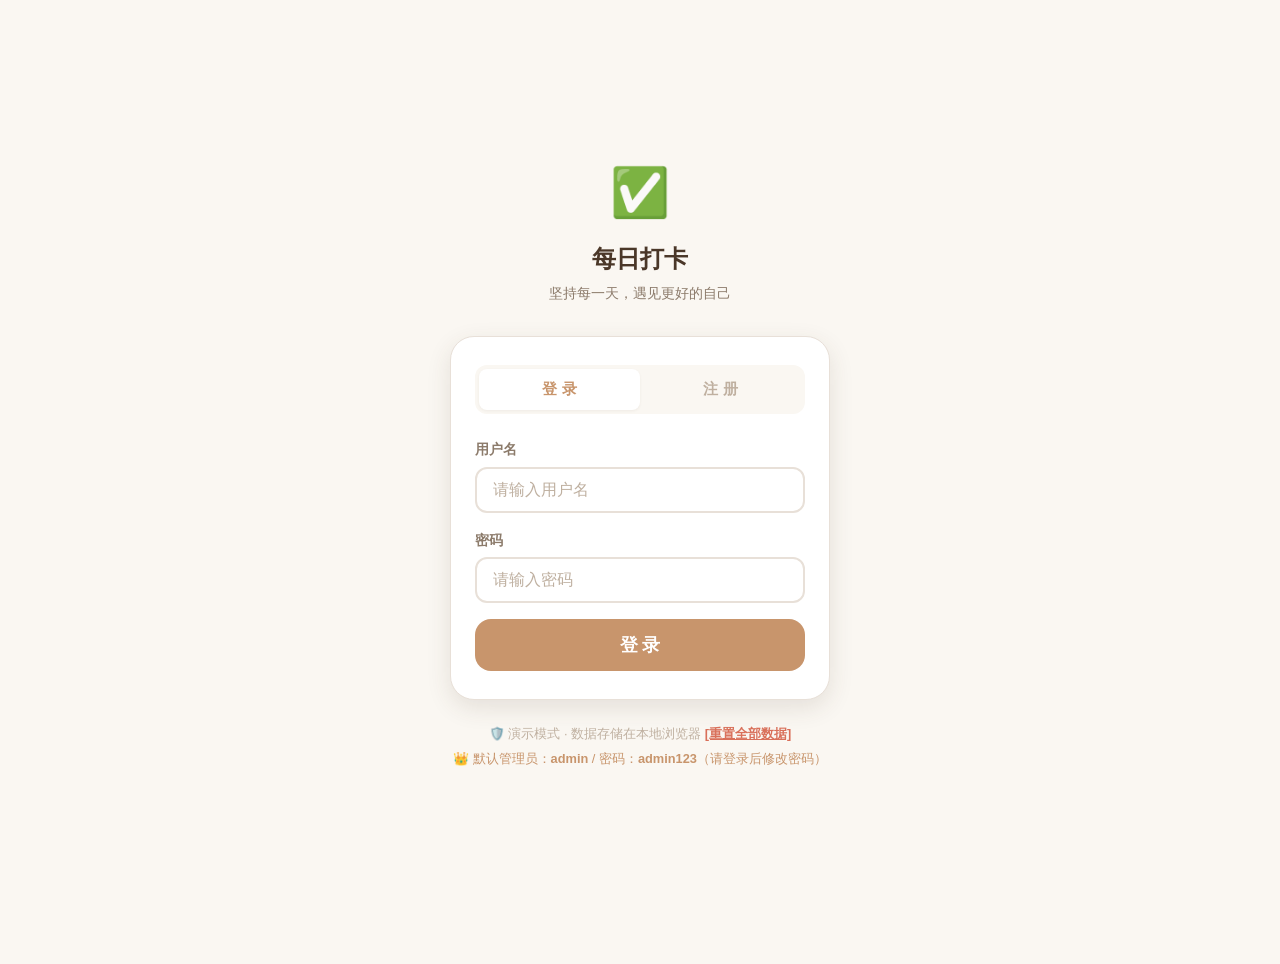
<file: index.html>
<!DOCTYPE html>
<html lang="zh-CN">
<head>
  <meta charset="UTF-8">
  <meta name="viewport" content="width=device-width, initial-scale=1.0, viewport-fit=cover">
  <meta name="theme-color" content="#FAF7F2">
  <meta name="apple-mobile-web-app-capable" content="yes">
  <meta name="apple-mobile-web-app-status-bar-style" content="default">
  <meta name="apple-mobile-web-app-title" content="每日打卡">
  <link rel="apple-touch-icon" href="data:image/svg+xml,<svg xmlns='http://www.w3.org/2000/svg' viewBox='0 0 100 100'><rect width='100' height='100' rx='20' fill='%23C8956C'/><text x='50' y='68' font-size='55' text-anchor='middle' fill='white'>✅</text></svg>">
  <link rel="manifest" href="manifest.json">
  <title>每日打卡</title>
  <link rel="stylesheet" href="css/style.css">
  <style>
    /* ---- 登录页专属样式 ---- */
    .auth-page {
      min-height: 100vh;
      min-height: 100dvh;
      display: flex;
      flex-direction: column;
      align-items: center;
      justify-content: center;
      padding: 24px;
      padding-bottom: 0;
    }

    .auth-logo {
      text-align: center;
      margin-bottom: 32px;
    }

    .auth-logo .logo-icon {
      font-size: 3rem;
      display: block;
      margin-bottom: 8px;
    }

    .auth-logo h1 {
      font-size: 1.5rem;
      font-weight: 800;
      color: var(--text);
    }

    .auth-logo p {
      font-size: 0.875rem;
      color: var(--text-secondary);
      margin-top: 4px;
    }

    .auth-card {
      width: 100%;
      max-width: 380px;
      background: var(--card);
      border-radius: var(--radius-xl);
      padding: 28px 24px;
      box-shadow: var(--shadow-lg);
      border: 1px solid var(--border);
    }

    .auth-tabs {
      display: flex;
      margin-bottom: 24px;
      background: var(--bg);
      border-radius: var(--radius-md);
      padding: 4px;
    }

    .auth-tab {
      flex: 1;
      padding: 10px;
      text-align: center;
      font-size: 0.95rem;
      font-weight: 600;
      color: var(--text-muted);
      background: none;
      border: none;
      border-radius: var(--radius-sm);
      cursor: pointer;
      font-family: var(--font);
      transition: all 0.2s ease;
      -webkit-tap-highlight-color: transparent;
    }

    .auth-tab.active {
      background: var(--card);
      color: var(--primary);
      box-shadow: var(--shadow-sm);
    }

    .auth-form {
      display: none;
    }

    .auth-form.active {
      display: block;
    }

    .auth-submit {
      margin-top: 8px;
    }

    .auth-message {
      text-align: center;
      padding: 10px;
      border-radius: var(--radius-sm);
      margin-bottom: 16px;
      font-size: 0.85rem;
      font-weight: 600;
      display: none;
    }

    .auth-message.visible {
      display: block;
    }

    .auth-message.error {
      background: var(--danger-light);
      color: var(--danger);
    }

    .auth-message.success {
      background: var(--success-light);
      color: var(--success);
    }

    .auth-footer {
      text-align: center;
      margin-top: 24px;
      font-size: 0.8rem;
      color: var(--text-muted);
    }
  </style>
</head>
<body>

  <div class="auth-page">
    <!-- Logo -->
    <div class="auth-logo">
      <span class="logo-icon">✅</span>
      <h1>每日打卡</h1>
      <p>坚持每一天，遇见更好的自己</p>
    </div>

    <!-- 登录/注册卡片 -->
    <div class="auth-card">
      <!-- Tab 切换 -->
      <div class="auth-tabs">
        <button class="auth-tab active" data-tab="login" id="tabLogin">登 录</button>
        <button class="auth-tab" data-tab="register" id="tabRegister">注 册</button>
      </div>

      <!-- 提示消息 -->
      <div class="auth-message" id="authMessage"></div>

      <!-- 登录表单 -->
      <form class="auth-form active" id="formLogin" autocomplete="off">
        <div class="form-group">
          <label class="form-label" for="loginUsername">用户名</label>
          <input class="form-input" type="text" id="loginUsername"
                 placeholder="请输入用户名" maxlength="20" required>
        </div>
        <div class="form-group">
          <label class="form-label" for="loginPassword">密码</label>
          <input class="form-input" type="password" id="loginPassword"
                 placeholder="请输入密码" minlength="6" maxlength="30" required>
        </div>
        <button class="btn btn-primary btn-block btn-lg auth-submit" type="submit" id="btnLogin">
          登 录
        </button>
      </form>

      <!-- 注册表单 -->
      <form class="auth-form" id="formRegister" autocomplete="off">
        <div class="form-group">
          <label class="form-label" for="regUsername">用户名</label>
          <input class="form-input" type="text" id="regUsername"
                 placeholder="2-20 个字符" minlength="2" maxlength="20" required>
        </div>
        <div class="form-group">
          <label class="form-label" for="regPassword">密码</label>
          <input class="form-input" type="password" id="regPassword"
                 placeholder="至少 6 位密码" minlength="6" maxlength="30" required>
        </div>
        <div class="form-group">
          <label class="form-label" for="regPassword2">确认密码</label>
          <input class="form-input" type="password" id="regPassword2"
                 placeholder="再次输入密码" minlength="6" maxlength="30" required>
        </div>
        <button class="btn btn-primary btn-block btn-lg auth-submit" type="submit" id="btnRegister">
          注 册
        </button>
      </form>
    </div>

    <p class="auth-footer" id="authFooter">🛡️ 演示模式 · 数据存储在本地浏览器</p>
    <p class="auth-footer" style="margin-top:4px;" id="adminHint"></p>
  </div>

  <!-- 应用脚本 -->
  <script src="js/supabase.js"></script>
  <script src="js/auth.js"></script>
  <script>
    if ('serviceWorker' in navigator) {
      navigator.serviceWorker.register('sw.js').catch(() => {});
    }
  </script>
</body>
</html>
</file>
<file: css/style.css>
/* ============================================
   每日打卡应用 — 全局样式
   暖白简约风 · 移动端优先
   ============================================ */

/* ---- CSS 变量 ---- */
:root {
  /* 主色调 */
  --bg:            #FAF7F2;
  --card:          #FFFFFF;
  --primary:       #C8956C;
  --primary-light: #E8D5C4;
  --primary-dark:  #A0724E;

  /* 功能色 */
  --success:       #7CB77C;
  --success-light: #E8F5E8;
  --danger:        #D9705A;
  --danger-light:  #FDE8E4;
  --warning:       #E8B84B;

  /* 文字 */
  --text:          #4A3728;
  --text-secondary:#8C7B6B;
  --text-muted:    #BFB0A0;

  /* 边框与阴影 */
  --border:        #E8E0D8;
  --shadow-sm:     0 1px 3px rgba(74, 55, 40, 0.06);
  --shadow-md:     0 4px 12px rgba(74, 55, 40, 0.08);
  --shadow-lg:     0 8px 24px rgba(74, 55, 40, 0.12);

  /* 圆角 */
  --radius-sm:     8px;
  --radius-md:     12px;
  --radius-lg:     16px;
  --radius-xl:     24px;

  /* 字体 */
  --font:          -apple-system, BlinkMacSystemFont, "Segoe UI", "PingFang SC",
                   "Hiragino Sans GB", "Microsoft YaHei", sans-serif;

  /* 底部导航栏高度 */
  --nav-height:    64px;
}

/* ---- 基础重置 ---- */
*, *::before, *::after {
  box-sizing: border-box;
  margin: 0;
  padding: 0;
}

html {
  font-size: 16px;
  -webkit-text-size-adjust: 100%;
}

body {
  font-family: var(--font);
  background: var(--bg);
  color: var(--text);
  line-height: 1.6;
  min-height: 100vh;
  min-height: 100dvh;
  padding-bottom: var(--nav-height);
  -webkit-font-smoothing: antialiased;
}

/* ---- 容器 ---- */
.container {
  max-width: 480px;
  margin: 0 auto;
  padding: 16px;
}

/* ---- 卡片 ---- */
.card {
  background: var(--card);
  border-radius: var(--radius-lg);
  padding: 20px;
  margin-bottom: 12px;
  box-shadow: var(--shadow-sm);
  border: 1px solid var(--border);
}

/* ---- 按钮 ---- */
.btn {
  display: inline-flex;
  align-items: center;
  justify-content: center;
  gap: 6px;
  padding: 12px 24px;
  border: none;
  border-radius: var(--radius-md);
  font-size: 1rem;
  font-weight: 600;
  font-family: var(--font);
  cursor: pointer;
  transition: all 0.2s ease;
  text-decoration: none;
  -webkit-tap-highlight-color: transparent;
}

.btn:active {
  transform: scale(0.97);
}

.btn-primary {
  background: var(--primary);
  color: #fff;
}

.btn-primary:hover {
  background: var(--primary-dark);
}

.btn-success {
  background: var(--success);
  color: #fff;
}

.btn-outline {
  background: transparent;
  color: var(--primary);
  border: 2px solid var(--primary);
}

.btn-outline:hover {
  background: var(--primary-light);
}

.btn-block {
  display: flex;
  width: 100%;
}

.btn-sm {
  padding: 8px 16px;
  font-size: 0.875rem;
}

.btn-lg {
  padding: 14px 28px;
  font-size: 1.1rem;
  border-radius: var(--radius-lg);
}

.btn:disabled {
  opacity: 0.5;
  cursor: not-allowed;
}

/* ---- 表单 ---- */
.form-group {
  margin-bottom: 16px;
}

.form-label {
  display: block;
  font-size: 0.875rem;
  font-weight: 600;
  color: var(--text-secondary);
  margin-bottom: 6px;
}

.form-input {
  width: 100%;
  padding: 12px 16px;
  border: 2px solid var(--border);
  border-radius: var(--radius-md);
  font-size: 1rem;
  font-family: var(--font);
  color: var(--text);
  background: var(--card);
  transition: border-color 0.2s ease, box-shadow 0.2s ease;
  -webkit-appearance: none;
}

.form-input:focus {
  outline: none;
  border-color: var(--primary);
  box-shadow: 0 0 0 3px var(--primary-light);
}

.form-input::placeholder {
  color: var(--text-muted);
}

.form-error {
  color: var(--danger);
  font-size: 0.8rem;
  margin-top: 4px;
  display: none;
}

.form-error.visible {
  display: block;
}

/* ---- 顶部导航栏 ---- */
.top-bar {
  position: sticky;
  top: 0;
  z-index: 100;
  background: var(--bg);
  padding: 12px 16px;
  display: flex;
  align-items: center;
  justify-content: space-between;
  border-bottom: 1px solid var(--border);
}

.top-bar-title {
  font-size: 1.125rem;
  font-weight: 700;
  color: var(--text);
}

.top-bar-action {
  font-size: 0.875rem;
  color: var(--primary);
  cursor: pointer;
  background: none;
  border: none;
  font-family: var(--font);
  font-weight: 600;
  -webkit-tap-highlight-color: transparent;
}

/* ---- 底部导航栏 ---- */
.bottom-nav {
  position: fixed;
  bottom: 0;
  left: 50%;
  transform: translateX(-50%);
  width: 100%;
  max-width: 480px;
  height: var(--nav-height);
  background: var(--card);
  border-top: 1px solid var(--border);
  display: flex;
  align-items: center;
  justify-content: space-around;
  z-index: 100;
  padding-bottom: env(safe-area-inset-bottom, 0);
}

.nav-item {
  display: flex;
  flex-direction: column;
  align-items: center;
  gap: 2px;
  padding: 8px 16px;
  cursor: pointer;
  border: none;
  background: none;
  font-family: var(--font);
  color: var(--text-muted);
  transition: color 0.2s ease;
  -webkit-tap-highlight-color: transparent;
}

.nav-item.active {
  color: var(--primary);
}

.nav-item .nav-icon {
  font-size: 1.25rem;
  line-height: 1;
}

.nav-item .nav-label {
  font-size: 0.7rem;
  font-weight: 600;
}

/* ---- 页面区域 ---- */
.page {
  display: none;
}

.page.active {
  display: block;
}

/* ---- 提示消息 ---- */
.toast {
  position: fixed;
  top: 20px;
  left: 50%;
  transform: translateX(-50%);
  z-index: 999;
  padding: 12px 24px;
  border-radius: var(--radius-md);
  font-size: 0.9rem;
  font-weight: 600;
  color: #fff;
  box-shadow: var(--shadow-lg);
  animation: toastIn 0.3s ease;
  max-width: 90%;
  text-align: center;
}

.toast.success { background: var(--success); }
.toast.error   { background: var(--danger); }
.toast.info    { background: var(--primary); }

@keyframes toastIn {
  from { opacity: 0; transform: translateX(-50%) translateY(-20px); }
  to   { opacity: 1; transform: translateX(-50%) translateY(0); }
}

/* ---- 加载动画 ---- */
.spinner {
  width: 24px;
  height: 24px;
  border: 3px solid var(--border);
  border-top-color: var(--primary);
  border-radius: 50%;
  animation: spin 0.6s linear infinite;
  margin: 0 auto;
}

@keyframes spin {
  to { transform: rotate(360deg); }
}

/* ---- 工具类 ---- */
.text-center  { text-align: center; }
.mt-1  { margin-top: 8px; }
.mt-2  { margin-top: 16px; }
.mt-3  { margin-top: 24px; }
.mb-1  { margin-bottom: 8px; }
.mb-2  { margin-bottom: 16px; }
.hidden { display: none !important; }

/* ---- 空状态 ---- */
.empty-state {
  text-align: center;
  padding: 40px 20px;
  color: var(--text-muted);
}

.empty-state .empty-icon {
  font-size: 3rem;
  margin-bottom: 12px;
}

.empty-state .empty-text {
  font-size: 0.95rem;
}

/* ---- 徽章 ---- */
.badge {
  display: inline-block;
  padding: 2px 8px;
  border-radius: 20px;
  font-size: 0.75rem;
  font-weight: 700;
}

.badge-primary { background: var(--primary-light); color: var(--primary-dark); }
.badge-success { background: var(--success-light); color: var(--success); }
.badge-danger  { background: var(--danger-light); color: var(--danger); }

/* ---- 涨跌指示 ---- */
.change-up   { color: #5BAF6B; }
.change-down { color: #D9705A; }
.change-zero { color: var(--text-muted); }

/* ---- 打卡日历 ---- */
.calendar-header {
  display: flex;
  align-items: center;
  justify-content: space-between;
  margin-bottom: 12px;
}

.calendar-nav {
  width: 32px;
  height: 32px;
  border: none;
  background: var(--bg);
  border-radius: 50%;
  font-size: 0.75rem;
  color: var(--text-secondary);
  cursor: pointer;
  display: flex;
  align-items: center;
  justify-content: center;
  transition: all 0.15s ease;
  -webkit-tap-highlight-color: transparent;
}

.calendar-nav:active {
  background: var(--primary-light);
  color: var(--primary);
}

.calendar-title {
  font-size: 1rem;
  font-weight: 700;
  color: var(--text);
}

.calendar-weekdays {
  display: grid;
  grid-template-columns: repeat(7, 1fr);
  text-align: center;
  margin-bottom: 6px;
}

.calendar-weekdays span {
  font-size: 0.75rem;
  font-weight: 700;
  color: var(--text-muted);
  padding: 4px 0;
}

.calendar-grid {
  display: grid;
  grid-template-columns: repeat(7, 1fr);
  gap: 2px;
  text-align: center;
}

.calendar-cell {
  aspect-ratio: 1;
  display: flex;
  flex-direction: column;
  align-items: center;
  justify-content: center;
  border-radius: 50%;
  font-size: 0.85rem;
  color: var(--text);
  cursor: default;
  position: relative;
  transition: background 0.15s ease;
}

.calendar-cell.other-month {
  color: var(--text-muted);
  opacity: 0.35;
}

.calendar-cell.today {
  background: var(--primary);
  color: #fff;
  font-weight: 700;
}

.calendar-cell.today.checked {
  background: var(--primary);
}

.calendar-cell .dot {
  position: absolute;
  bottom: 3px;
  width: 5px;
  height: 5px;
  border-radius: 50%;
  background: var(--success);
}

.calendar-cell.checked {
  background: var(--success-light);
  color: var(--success);
  font-weight: 600;
}

.calendar-cell.today .dot {
  background: #fff;
}

/* ---- 任务卡片 ---- */
.task-card {
  display: flex;
  align-items: center;
  gap: 12px;
  padding: 14px 16px;
  margin-bottom: 8px;
  background: var(--bg);
  border-radius: var(--radius-md);
  cursor: pointer;
  transition: all 0.2s ease;
  border: 2px solid transparent;
  -webkit-tap-highlight-color: transparent;
  user-select: none;
}

.task-card:last-child {
  margin-bottom: 0;
}

.task-card:active {
  transform: scale(0.98);
}

.task-card.completed {
  background: var(--success-light);
  border-color: var(--success);
}

.task-icon {
  font-size: 1.5rem;
  flex-shrink: 0;
}

.task-info {
  flex: 1;
  min-width: 0;
}

.task-name {
  font-size: 0.95rem;
  font-weight: 600;
  color: var(--text);
}

.task-points {
  font-size: 0.75rem;
  color: var(--text-secondary);
}

.task-check {
  width: 28px;
  height: 28px;
  border-radius: 50%;
  border: 2px solid var(--border);
  display: flex;
  align-items: center;
  justify-content: center;
  flex-shrink: 0;
  font-size: 0.85rem;
  transition: all 0.2s ease;
}

.task-card.completed .task-check {
  background: var(--success);
  border-color: var(--success);
  color: #fff;
}

.task-jump {
  width: 28px;
  height: 28px;
  border-radius: 50%;
  border: 1.5px solid var(--border);
  display: flex;
  align-items: center;
  justify-content: center;
  flex-shrink: 0;
  font-size: 0.7rem;
  cursor: pointer;
  background: var(--bg);
  color: var(--text-secondary);
  transition: all 0.2s ease;
  -webkit-tap-highlight-color: transparent;
}
.task-jump:active {
  background: var(--primary-light);
  border-color: var(--primary);
  transform: scale(0.92);
}
.task-jump.active-jump {
  background: var(--primary-light);
  border-color: var(--primary);
  animation: jump-pulse 1.5s ease-in-out infinite;
}
@keyframes jump-pulse {
  0%, 100% { box-shadow: 0 0 0 0 rgba(200, 149, 108, 0.4); }
  50% { box-shadow: 0 0 0 6px rgba(200, 149, 108, 0); }
}

/* ---- 进度条 ---- */
.progress-bar {
  width: 100%;
  height: 8px;
  background: var(--border);
  border-radius: 4px;
  overflow: hidden;
  margin-top: 6px;
}

.progress-fill {
  height: 100%;
  background: var(--success);
  border-radius: 4px;
  transition: width 0.4s ease;
}

/* ---- 「我的」页面 ---- */
.points-hero {
  text-align: center;
  padding: 24px 20px 20px;
}

.points-badge {
  font-size: 2.5rem;
  margin-bottom: 4px;
}

.points-number {
  font-size: 2.5rem;
  font-weight: 800;
  color: var(--primary);
  line-height: 1.2;
}

.points-label {
  font-size: 0.85rem;
  color: var(--text-secondary);
  margin-bottom: 16px;
}

.points-stats {
  display: flex;
  align-items: center;
  justify-content: center;
  gap: 0;
  padding-top: 12px;
  border-top: 1px solid var(--border);
}

.stat-item {
  flex: 1;
  text-align: center;
}

.stat-value {
  display: block;
  font-size: 1.1rem;
  font-weight: 700;
  color: var(--text);
}

.stat-label {
  font-size: 0.72rem;
  color: var(--text-muted);
}

.stat-divider {
  width: 1px;
  height: 28px;
  background: var(--border);
}

/* 区域标题 */
.section-header {
  display: flex;
  justify-content: space-between;
  align-items: center;
  margin-bottom: 12px;
  font-weight: 700;
  font-size: 1rem;
}

.section-hint {
  font-size: 0.75rem;
  color: var(--text-muted);
  font-weight: 400;
}

/* 菜单列表 */
.menu-list {
  display: flex;
  flex-direction: column;
}

.menu-item {
  display: flex;
  justify-content: space-between;
  align-items: center;
  padding: 14px 4px;
  border: none;
  border-bottom: 1px solid var(--border);
  background: none;
  font-size: 0.95rem;
  font-family: var(--font);
  color: var(--text);
  cursor: pointer;
  text-align: left;
  transition: all 0.15s ease;
  -webkit-tap-highlight-color: transparent;
}

.menu-item:last-child {
  border-bottom: none;
}

.menu-item:active {
  color: var(--primary);
  background: var(--bg);
  margin: 0 -12px;
  padding: 14px 16px;
  border-radius: var(--radius-sm);
}

.menu-arrow {
  font-size: 1.3rem;
  color: var(--text-muted);
}

/* 积分明细列表 */
.points-item {
  display: flex;
  align-items: center;
  gap: 12px;
  padding: 10px 0;
  border-bottom: 1px solid var(--border);
}

.points-item:last-child {
  border-bottom: none;
}

.points-item-icon {
  font-size: 1.2rem;
  flex-shrink: 0;
}

.points-item-info {
  flex: 1;
  min-width: 0;
}

.points-item-title {
  font-size: 0.9rem;
  font-weight: 600;
}

.points-item-date {
  font-size: 0.75rem;
  color: var(--text-muted);
}

.points-item-value {
  font-size: 0.95rem;
  font-weight: 700;
  flex-shrink: 0;
}

/* 反馈历史 */
.feedback-item {
  background: var(--bg);
  border-radius: var(--radius-sm);
  padding: 10px 12px;
  margin-bottom: 8px;
  font-size: 0.85rem;
}

.feedback-item .feedback-text {
  color: var(--text);
}

.feedback-item .feedback-time {
  color: var(--text-muted);
  font-size: 0.72rem;
  margin-top: 4px;
}

.feedback-reply {
  background: var(--success-light);
  border-radius: var(--radius-sm);
  padding: 8px 12px;
  margin-top: 6px;
  font-size: 0.82rem;
  color: var(--success);
}

/* 弹窗 */
.modal-overlay {
  position: fixed;
  inset: 0;
  z-index: 999;
  background: rgba(74, 55, 40, 0.4);
  display: flex;
  align-items: center;
  justify-content: center;
  padding: 24px;
  animation: fadeIn 0.2s ease;
}

.modal-box {
  width: 100%;
  max-width: 360px;
  background: var(--card);
  border-radius: var(--radius-xl);
  padding: 24px;
  box-shadow: var(--shadow-lg);
  animation: modalIn 0.25s ease;
}

.modal-title {
  font-size: 1.1rem;
  font-weight: 700;
  margin-bottom: 16px;
  text-align: center;
}

.modal-actions {
  display: flex;
  gap: 10px;
  margin-top: 16px;
}

@keyframes fadeIn {
  from { opacity: 0; }
  to   { opacity: 1; }
}

@keyframes modalIn {
  from { opacity: 0; transform: translateY(20px) scale(0.95); }
  to   { opacity: 1; transform: translateY(0) scale(1); }
}

/* ---- 排行榜 ---- */
.rank-tabs {
  display: flex;
  background: var(--bg);
  border-radius: var(--radius-md);
  padding: 4px;
}

.rank-tab {
  flex: 1;
  padding: 10px;
  text-align: center;
  font-size: 0.9rem;
  font-weight: 600;
  color: var(--text-muted);
  background: none;
  border: none;
  border-radius: var(--radius-sm);
  cursor: pointer;
  font-family: var(--font);
  transition: all 0.2s ease;
  -webkit-tap-highlight-color: transparent;
}

.rank-tab.active {
  background: var(--card);
  color: var(--primary);
  box-shadow: var(--shadow-sm);
}

/* 我的排名卡片 */
.my-rank-card {
  display: flex;
  align-items: center;
  justify-content: space-between;
  background: linear-gradient(135deg, #FFF7ED, #FFFDF9) !important;
  border: 2px solid var(--primary-light) !important;
}

.my-rank-left {
  display: flex;
  align-items: center;
  gap: 12px;
}

.my-rank-num {
  width: 36px;
  height: 36px;
  border-radius: 50%;
  background: var(--primary);
  color: #fff;
  font-size: 1rem;
  font-weight: 800;
  display: flex;
  align-items: center;
  justify-content: center;
}

.my-rank-name {
  font-weight: 700;
  font-size: 1rem;
}

.my-rank-streak {
  font-size: 0.78rem;
  color: var(--text-secondary);
}

.my-rank-right {
  text-align: right;
}

.my-rank-points {
  font-size: 1.3rem;
  font-weight: 800;
  color: var(--primary);
  display: block;
}

.my-rank-label {
  font-size: 0.72rem;
  color: var(--text-muted);
}

/* 排行列表项 */
.rank-item {
  display: flex;
  align-items: center;
  gap: 12px;
  padding: 12px 8px;
  border-bottom: 1px solid var(--border);
  transition: background 0.15s ease;
}

.rank-item:last-child {
  border-bottom: none;
}

.rank-item.is-me {
  background: var(--bg);
  margin: 0 -16px;
  padding: 12px 24px;
  border-radius: var(--radius-md);
  border-bottom: none;
}

.rank-index {
  width: 28px;
  text-align: center;
  font-size: 0.9rem;
  font-weight: 800;
  color: var(--text-muted);
  flex-shrink: 0;
}

.rank-item:nth-child(1) .rank-index { color: #F0B90B; font-size: 1.1rem; }
.rank-item:nth-child(2) .rank-index { color: #A0AAB4; font-size: 1.1rem; }
.rank-item:nth-child(3) .rank-index { color: #C8956C; font-size: 1.1rem; }

.rank-avatar {
  font-size: 1.3rem;
  flex-shrink: 0;
}

.rank-info {
  flex: 1;
  min-width: 0;
}

.rank-name {
  font-size: 0.9rem;
  font-weight: 600;
}

.rank-streak {
  font-size: 0.72rem;
  color: var(--text-muted);
}

.rank-points {
  font-size: 0.95rem;
  font-weight: 700;
  flex-shrink: 0;
}

/* 快捷跳转按钮 */
.jump-grid {
  display: grid;
  grid-template-columns: repeat(3, 1fr);
  gap: 10px;
  margin-top: 8px;
}

.jump-btn {
  display: flex;
  flex-direction: column;
  align-items: center;
  gap: 4px;
  padding: 14px 8px;
  background: var(--bg);
  border-radius: var(--radius-md);
  text-decoration: none;
  color: var(--text);
  transition: all 0.15s ease;
  -webkit-tap-highlight-color: transparent;
}

.jump-btn:active {
  background: var(--primary-light);
  transform: scale(0.96);
}

.jump-icon {
  font-size: 1.6rem;
}

.jump-name {
  font-size: 0.75rem;
  font-weight: 600;
}

/* 截图上传 */
.upload-area {
  border: 2px dashed var(--border);
  border-radius: var(--radius-md);
  padding: 20px;
  text-align: center;
  cursor: pointer;
  transition: all 0.2s ease;
  display: flex;
  flex-direction: column;
  align-items: center;
  gap: 6px;
  -webkit-tap-highlight-color: transparent;
}

.upload-area:hover, .upload-area:active {
  border-color: var(--primary);
  background: #FFFDF9;
}

/* 提交记录 */
.submission-card {
  background: var(--bg);
  border-radius: var(--radius-sm);
  padding: 10px 12px;
  margin-bottom: 8px;
  display: flex;
  align-items: center;
  gap: 10px;
}

.submission-status {
  font-size: 0.72rem;
  font-weight: 700;
  padding: 3px 8px;
  border-radius: 10px;
  flex-shrink: 0;
}

.submission-status.pending  { background: #FFF3E0; color: #E8B84B; }
.submission-status.approved { background: var(--success-light); color: var(--success); }
.submission-status.rejected { background: var(--danger-light); color: var(--danger); }

.submission-info {
  flex: 1;
  min-width: 0;
  font-size: 0.85rem;
}

.submission-time {
  font-size: 0.72rem;
  color: var(--text-muted);
}

/* ---- 数据榜单 ---- */
.ranking-categories {
  display: flex;
  gap: 8px;
  overflow-x: auto;
  -webkit-overflow-scrolling: touch;
  scrollbar-width: none;
}

.ranking-categories::-webkit-scrollbar { display: none; }

.ranking-cat-btn {
  flex-shrink: 0;
  padding: 8px 14px;
  border: none;
  border-radius: 20px;
  font-size: 0.82rem;
  font-weight: 600;
  font-family: var(--font);
  cursor: pointer;
  background: var(--bg);
  color: var(--text-secondary);
  transition: all 0.2s ease;
  white-space: nowrap;
  -webkit-tap-highlight-color: transparent;
}

.ranking-cat-btn.active {
  background: var(--primary);
  color: #fff;
}

/* 排行项 */
.ranking-item {
  display: flex;
  align-items: center;
  gap: 10px;
  padding: 12px 4px;
  border-bottom: 1px solid var(--border);
}

.ranking-item:last-child { border-bottom: none; }

.ranking-rank {
  width: 28px;
  text-align: center;
  font-size: 0.85rem;
  font-weight: 800;
  color: var(--text-muted);
  flex-shrink: 0;
}

.ranking-item:nth-child(1) .ranking-rank { color: #F0B90B; font-size: 1rem; }
.ranking-item:nth-child(2) .ranking-rank { color: #A0AAB4; font-size: 1rem; }
.ranking-item:nth-child(3) .ranking-rank { color: #C8956C; font-size: 1rem; }

.ranking-info {
  flex: 1;
  min-width: 0;
}

.ranking-name {
  font-size: 0.9rem;
  font-weight: 600;
  overflow: hidden;
  text-overflow: ellipsis;
  white-space: nowrap;
}

.ranking-value {
  font-size: 0.78rem;
  color: var(--text-secondary);
}

.ranking-change {
  text-align: right;
  flex-shrink: 0;
  font-size: 0.82rem;
  font-weight: 700;
}

.ranking-change .arrow { font-size: 0.7rem; }

/* 李煜东聚焦高亮 */
.ranking-item.ranking-focus {
  background: #FFF9ED;
  border-left: 3px solid var(--primary);
  margin: 4px 0;
  padding-left: 8px;
  border-radius: 0 var(--radius-sm) var(--radius-sm) 0;
}

.ranking-item.ranking-flash {
  animation: focusFlash 0.8s ease-in-out 2;
}

@keyframes focusFlash {
  0%, 100% { background: #FFF9ED; }
  50%      { background: var(--primary-light); }
}

/* ---- 响应式微调 ---- */
@media (min-width: 481px) {
  .container {
    padding: 20px;
  }
}

/* iPhone 安全区域适配 */
@supports (padding: env(safe-area-inset-top)) {
  body {
    padding-top: env(safe-area-inset-top);
    padding-bottom: calc(var(--nav-height) + env(safe-area-inset-bottom));
  }
}
</file>
<file: test APP/css/style.css>
/* ============================================
   每日打卡应用 — 全局样式
   暖白简约风 · 移动端优先
   ============================================ */

/* ---- CSS 变量 ---- */
:root {
  /* 主色调 */
  --bg:            #FAF7F2;
  --card:          #FFFFFF;
  --primary:       #C8956C;
  --primary-light: #E8D5C4;
  --primary-dark:  #A0724E;

  /* 功能色 */
  --success:       #7CB77C;
  --success-light: #E8F5E8;
  --danger:        #D9705A;
  --danger-light:  #FDE8E4;
  --warning:       #E8B84B;

  /* 文字 */
  --text:          #4A3728;
  --text-secondary:#8C7B6B;
  --text-muted:    #BFB0A0;

  /* 边框与阴影 */
  --border:        #E8E0D8;
  --shadow-sm:     0 1px 3px rgba(74, 55, 40, 0.06);
  --shadow-md:     0 4px 12px rgba(74, 55, 40, 0.08);
  --shadow-lg:     0 8px 24px rgba(74, 55, 40, 0.12);

  /* 圆角 */
  --radius-sm:     8px;
  --radius-md:     12px;
  --radius-lg:     16px;
  --radius-xl:     24px;

  /* 字体 */
  --font:          -apple-system, BlinkMacSystemFont, "Segoe UI", "PingFang SC",
                   "Hiragino Sans GB", "Microsoft YaHei", sans-serif;

  /* 底部导航栏高度 */
  --nav-height:    64px;
}

/* ---- 基础重置 ---- */
*, *::before, *::after {
  box-sizing: border-box;
  margin: 0;
  padding: 0;
}

html {
  font-size: 16px;
  -webkit-text-size-adjust: 100%;
}

body {
  font-family: var(--font);
  background: var(--bg);
  color: var(--text);
  line-height: 1.6;
  min-height: 100vh;
  min-height: 100dvh;
  padding-bottom: var(--nav-height);
  -webkit-font-smoothing: antialiased;
}

/* ---- 容器 ---- */
.container {
  max-width: 480px;
  margin: 0 auto;
  padding: 16px;
}

/* ---- 卡片 ---- */
.card {
  background: var(--card);
  border-radius: var(--radius-lg);
  padding: 20px;
  margin-bottom: 12px;
  box-shadow: var(--shadow-sm);
  border: 1px solid var(--border);
}

/* ---- 按钮 ---- */
.btn {
  display: inline-flex;
  align-items: center;
  justify-content: center;
  gap: 6px;
  padding: 12px 24px;
  border: none;
  border-radius: var(--radius-md);
  font-size: 1rem;
  font-weight: 600;
  font-family: var(--font);
  cursor: pointer;
  transition: all 0.2s ease;
  text-decoration: none;
  -webkit-tap-highlight-color: transparent;
}

.btn:active {
  transform: scale(0.97);
}

.btn-primary {
  background: var(--primary);
  color: #fff;
}

.btn-primary:hover {
  background: var(--primary-dark);
}

.btn-success {
  background: var(--success);
  color: #fff;
}

.btn-outline {
  background: transparent;
  color: var(--primary);
  border: 2px solid var(--primary);
}

.btn-outline:hover {
  background: var(--primary-light);
}

.btn-block {
  display: flex;
  width: 100%;
}

.btn-sm {
  padding: 8px 16px;
  font-size: 0.875rem;
}

.btn-lg {
  padding: 14px 28px;
  font-size: 1.1rem;
  border-radius: var(--radius-lg);
}

.btn:disabled {
  opacity: 0.5;
  cursor: not-allowed;
}

/* ---- 表单 ---- */
.form-group {
  margin-bottom: 16px;
}

.form-label {
  display: block;
  font-size: 0.875rem;
  font-weight: 600;
  color: var(--text-secondary);
  margin-bottom: 6px;
}

.form-input {
  width: 100%;
  padding: 12px 16px;
  border: 2px solid var(--border);
  border-radius: var(--radius-md);
  font-size: 1rem;
  font-family: var(--font);
  color: var(--text);
  background: var(--card);
  transition: border-color 0.2s ease, box-shadow 0.2s ease;
  -webkit-appearance: none;
}

.form-input:focus {
  outline: none;
  border-color: var(--primary);
  box-shadow: 0 0 0 3px var(--primary-light);
}

.form-input::placeholder {
  color: var(--text-muted);
}

.form-error {
  color: var(--danger);
  font-size: 0.8rem;
  margin-top: 4px;
  display: none;
}

.form-error.visible {
  display: block;
}

/* ---- 顶部导航栏 ---- */
.top-bar {
  position: sticky;
  top: 0;
  z-index: 100;
  background: var(--bg);
  padding: 12px 16px;
  display: flex;
  align-items: center;
  justify-content: space-between;
  border-bottom: 1px solid var(--border);
}

.top-bar-title {
  font-size: 1.125rem;
  font-weight: 700;
  color: var(--text);
}

.top-bar-action {
  font-size: 0.875rem;
  color: var(--primary);
  cursor: pointer;
  background: none;
  border: none;
  font-family: var(--font);
  font-weight: 600;
  -webkit-tap-highlight-color: transparent;
}

/* ---- 底部导航栏 ---- */
.bottom-nav {
  position: fixed;
  bottom: 0;
  left: 50%;
  transform: translateX(-50%);
  width: 100%;
  max-width: 480px;
  height: var(--nav-height);
  background: var(--card);
  border-top: 1px solid var(--border);
  display: flex;
  align-items: center;
  justify-content: space-around;
  z-index: 100;
  padding-bottom: env(safe-area-inset-bottom, 0);
}

.nav-item {
  display: flex;
  flex-direction: column;
  align-items: center;
  gap: 2px;
  padding: 8px 16px;
  cursor: pointer;
  border: none;
  background: none;
  font-family: var(--font);
  color: var(--text-muted);
  transition: color 0.2s ease;
  -webkit-tap-highlight-color: transparent;
}

.nav-item.active {
  color: var(--primary);
}

.nav-item .nav-icon {
  font-size: 1.25rem;
  line-height: 1;
}

.nav-item .nav-label {
  font-size: 0.7rem;
  font-weight: 600;
}

/* ---- 页面区域 ---- */
.page {
  display: none;
}

.page.active {
  display: block;
}

/* ---- 提示消息 ---- */
.toast {
  position: fixed;
  top: 20px;
  left: 50%;
  transform: translateX(-50%);
  z-index: 999;
  padding: 12px 24px;
  border-radius: var(--radius-md);
  font-size: 0.9rem;
  font-weight: 600;
  color: #fff;
  box-shadow: var(--shadow-lg);
  animation: toastIn 0.3s ease;
  max-width: 90%;
  text-align: center;
}

.toast.success { background: var(--success); }
.toast.error   { background: var(--danger); }
.toast.info    { background: var(--primary); }

@keyframes toastIn {
  from { opacity: 0; transform: translateX(-50%) translateY(-20px); }
  to   { opacity: 1; transform: translateX(-50%) translateY(0); }
}

/* ---- 加载动画 ---- */
.spinner {
  width: 24px;
  height: 24px;
  border: 3px solid var(--border);
  border-top-color: var(--primary);
  border-radius: 50%;
  animation: spin 0.6s linear infinite;
  margin: 0 auto;
}

@keyframes spin {
  to { transform: rotate(360deg); }
}

/* ---- 工具类 ---- */
.text-center  { text-align: center; }
.mt-1  { margin-top: 8px; }
.mt-2  { margin-top: 16px; }
.mt-3  { margin-top: 24px; }
.mb-1  { margin-bottom: 8px; }
.mb-2  { margin-bottom: 16px; }
.hidden { display: none !important; }

/* ---- 空状态 ---- */
.empty-state {
  text-align: center;
  padding: 40px 20px;
  color: var(--text-muted);
}

.empty-state .empty-icon {
  font-size: 3rem;
  margin-bottom: 12px;
}

.empty-state .empty-text {
  font-size: 0.95rem;
}

/* ---- 徽章 ---- */
.badge {
  display: inline-block;
  padding: 2px 8px;
  border-radius: 20px;
  font-size: 0.75rem;
  font-weight: 700;
}

.badge-primary { background: var(--primary-light); color: var(--primary-dark); }
.badge-success { background: var(--success-light); color: var(--success); }
.badge-danger  { background: var(--danger-light); color: var(--danger); }

/* ---- 涨跌指示 ---- */
.change-up   { color: #5BAF6B; }
.change-down { color: #D9705A; }
.change-zero { color: var(--text-muted); }

/* ---- 打卡日历 ---- */
.calendar-header {
  display: flex;
  align-items: center;
  justify-content: space-between;
  margin-bottom: 12px;
}

.calendar-nav {
  width: 32px;
  height: 32px;
  border: none;
  background: var(--bg);
  border-radius: 50%;
  font-size: 0.75rem;
  color: var(--text-secondary);
  cursor: pointer;
  display: flex;
  align-items: center;
  justify-content: center;
  transition: all 0.15s ease;
  -webkit-tap-highlight-color: transparent;
}

.calendar-nav:active {
  background: var(--primary-light);
  color: var(--primary);
}

.calendar-title {
  font-size: 1rem;
  font-weight: 700;
  color: var(--text);
}

.calendar-weekdays {
  display: grid;
  grid-template-columns: repeat(7, 1fr);
  text-align: center;
  margin-bottom: 6px;
}

.calendar-weekdays span {
  font-size: 0.75rem;
  font-weight: 700;
  color: var(--text-muted);
  padding: 4px 0;
}

.calendar-grid {
  display: grid;
  grid-template-columns: repeat(7, 1fr);
  gap: 2px;
  text-align: center;
}

.calendar-cell {
  aspect-ratio: 1;
  display: flex;
  flex-direction: column;
  align-items: center;
  justify-content: center;
  border-radius: 50%;
  font-size: 0.85rem;
  color: var(--text);
  cursor: default;
  position: relative;
  transition: background 0.15s ease;
}

.calendar-cell.other-month {
  color: var(--text-muted);
  opacity: 0.35;
}

.calendar-cell.today {
  background: var(--primary);
  color: #fff;
  font-weight: 700;
}

.calendar-cell.today.checked {
  background: var(--primary);
}

.calendar-cell .dot {
  position: absolute;
  bottom: 3px;
  width: 5px;
  height: 5px;
  border-radius: 50%;
  background: var(--success);
}

.calendar-cell.checked {
  background: var(--success-light);
  color: var(--success);
  font-weight: 600;
}

.calendar-cell.today .dot {
  background: #fff;
}

/* ---- 任务卡片 ---- */
.task-card {
  display: flex;
  align-items: center;
  gap: 12px;
  padding: 14px 16px;
  margin-bottom: 8px;
  background: var(--bg);
  border-radius: var(--radius-md);
  cursor: pointer;
  transition: all 0.2s ease;
  border: 2px solid transparent;
  -webkit-tap-highlight-color: transparent;
  user-select: none;
}

.task-card:last-child {
  margin-bottom: 0;
}

.task-card:active {
  transform: scale(0.98);
}

.task-card.completed {
  background: var(--success-light);
  border-color: var(--success);
}

.task-icon {
  font-size: 1.5rem;
  flex-shrink: 0;
}

.task-info {
  flex: 1;
  min-width: 0;
}

.task-name {
  font-size: 0.95rem;
  font-weight: 600;
  color: var(--text);
}

.task-points {
  font-size: 0.75rem;
  color: var(--text-secondary);
}

.task-check {
  width: 28px;
  height: 28px;
  border-radius: 50%;
  border: 2px solid var(--border);
  display: flex;
  align-items: center;
  justify-content: center;
  flex-shrink: 0;
  font-size: 0.85rem;
  transition: all 0.2s ease;
}

.task-card.completed .task-check {
  background: var(--success);
  border-color: var(--success);
  color: #fff;
}

/* ---- 进度条 ---- */
.progress-bar {
  width: 100%;
  height: 8px;
  background: var(--border);
  border-radius: 4px;
  overflow: hidden;
  margin-top: 6px;
}

.progress-fill {
  height: 100%;
  background: var(--success);
  border-radius: 4px;
  transition: width 0.4s ease;
}

/* ---- 「我的」页面 ---- */
.points-hero {
  text-align: center;
  padding: 24px 20px 20px;
}

.points-badge {
  font-size: 2.5rem;
  margin-bottom: 4px;
}

.points-number {
  font-size: 2.5rem;
  font-weight: 800;
  color: var(--primary);
  line-height: 1.2;
}

.points-label {
  font-size: 0.85rem;
  color: var(--text-secondary);
  margin-bottom: 16px;
}

.points-stats {
  display: flex;
  align-items: center;
  justify-content: center;
  gap: 0;
  padding-top: 12px;
  border-top: 1px solid var(--border);
}

.stat-item {
  flex: 1;
  text-align: center;
}

.stat-value {
  display: block;
  font-size: 1.1rem;
  font-weight: 700;
  color: var(--text);
}

.stat-label {
  font-size: 0.72rem;
  color: var(--text-muted);
}

.stat-divider {
  width: 1px;
  height: 28px;
  background: var(--border);
}

/* 区域标题 */
.section-header {
  display: flex;
  justify-content: space-between;
  align-items: center;
  margin-bottom: 12px;
  font-weight: 700;
  font-size: 1rem;
}

.section-hint {
  font-size: 0.75rem;
  color: var(--text-muted);
  font-weight: 400;
}

/* 菜单列表 */
.menu-list {
  display: flex;
  flex-direction: column;
}

.menu-item {
  display: flex;
  justify-content: space-between;
  align-items: center;
  padding: 14px 4px;
  border: none;
  border-bottom: 1px solid var(--border);
  background: none;
  font-size: 0.95rem;
  font-family: var(--font);
  color: var(--text);
  cursor: pointer;
  text-align: left;
  transition: all 0.15s ease;
  -webkit-tap-highlight-color: transparent;
}

.menu-item:last-child {
  border-bottom: none;
}

.menu-item:active {
  color: var(--primary);
  background: var(--bg);
  margin: 0 -12px;
  padding: 14px 16px;
  border-radius: var(--radius-sm);
}

.menu-arrow {
  font-size: 1.3rem;
  color: var(--text-muted);
}

/* 积分明细列表 */
.points-item {
  display: flex;
  align-items: center;
  gap: 12px;
  padding: 10px 0;
  border-bottom: 1px solid var(--border);
}

.points-item:last-child {
  border-bottom: none;
}

.points-item-icon {
  font-size: 1.2rem;
  flex-shrink: 0;
}

.points-item-info {
  flex: 1;
  min-width: 0;
}

.points-item-title {
  font-size: 0.9rem;
  font-weight: 600;
}

.points-item-date {
  font-size: 0.75rem;
  color: var(--text-muted);
}

.points-item-value {
  font-size: 0.95rem;
  font-weight: 700;
  flex-shrink: 0;
}

/* 反馈历史 */
.feedback-item {
  background: var(--bg);
  border-radius: var(--radius-sm);
  padding: 10px 12px;
  margin-bottom: 8px;
  font-size: 0.85rem;
}

.feedback-item .feedback-text {
  color: var(--text);
}

.feedback-item .feedback-time {
  color: var(--text-muted);
  font-size: 0.72rem;
  margin-top: 4px;
}

.feedback-reply {
  background: var(--success-light);
  border-radius: var(--radius-sm);
  padding: 8px 12px;
  margin-top: 6px;
  font-size: 0.82rem;
  color: var(--success);
}

/* 弹窗 */
.modal-overlay {
  position: fixed;
  inset: 0;
  z-index: 999;
  background: rgba(74, 55, 40, 0.4);
  display: flex;
  align-items: center;
  justify-content: center;
  padding: 24px;
  animation: fadeIn 0.2s ease;
}

.modal-box {
  width: 100%;
  max-width: 360px;
  background: var(--card);
  border-radius: var(--radius-xl);
  padding: 24px;
  box-shadow: var(--shadow-lg);
  animation: modalIn 0.25s ease;
}

.modal-title {
  font-size: 1.1rem;
  font-weight: 700;
  margin-bottom: 16px;
  text-align: center;
}

.modal-actions {
  display: flex;
  gap: 10px;
  margin-top: 16px;
}

@keyframes fadeIn {
  from { opacity: 0; }
  to   { opacity: 1; }
}

@keyframes modalIn {
  from { opacity: 0; transform: translateY(20px) scale(0.95); }
  to   { opacity: 1; transform: translateY(0) scale(1); }
}

/* ---- 排行榜 ---- */
.rank-tabs {
  display: flex;
  background: var(--bg);
  border-radius: var(--radius-md);
  padding: 4px;
}

.rank-tab {
  flex: 1;
  padding: 10px;
  text-align: center;
  font-size: 0.9rem;
  font-weight: 600;
  color: var(--text-muted);
  background: none;
  border: none;
  border-radius: var(--radius-sm);
  cursor: pointer;
  font-family: var(--font);
  transition: all 0.2s ease;
  -webkit-tap-highlight-color: transparent;
}

.rank-tab.active {
  background: var(--card);
  color: var(--primary);
  box-shadow: var(--shadow-sm);
}

/* 我的排名卡片 */
.my-rank-card {
  display: flex;
  align-items: center;
  justify-content: space-between;
  background: linear-gradient(135deg, #FFF7ED, #FFFDF9) !important;
  border: 2px solid var(--primary-light) !important;
}

.my-rank-left {
  display: flex;
  align-items: center;
  gap: 12px;
}

.my-rank-num {
  width: 36px;
  height: 36px;
  border-radius: 50%;
  background: var(--primary);
  color: #fff;
  font-size: 1rem;
  font-weight: 800;
  display: flex;
  align-items: center;
  justify-content: center;
}

.my-rank-name {
  font-weight: 700;
  font-size: 1rem;
}

.my-rank-streak {
  font-size: 0.78rem;
  color: var(--text-secondary);
}

.my-rank-right {
  text-align: right;
}

.my-rank-points {
  font-size: 1.3rem;
  font-weight: 800;
  color: var(--primary);
  display: block;
}

.my-rank-label {
  font-size: 0.72rem;
  color: var(--text-muted);
}

/* 排行列表项 */
.rank-item {
  display: flex;
  align-items: center;
  gap: 12px;
  padding: 12px 8px;
  border-bottom: 1px solid var(--border);
  transition: background 0.15s ease;
}

.rank-item:last-child {
  border-bottom: none;
}

.rank-item.is-me {
  background: var(--bg);
  margin: 0 -16px;
  padding: 12px 24px;
  border-radius: var(--radius-md);
  border-bottom: none;
}

.rank-index {
  width: 28px;
  text-align: center;
  font-size: 0.9rem;
  font-weight: 800;
  color: var(--text-muted);
  flex-shrink: 0;
}

.rank-item:nth-child(1) .rank-index { color: #F0B90B; font-size: 1.1rem; }
.rank-item:nth-child(2) .rank-index { color: #A0AAB4; font-size: 1.1rem; }
.rank-item:nth-child(3) .rank-index { color: #C8956C; font-size: 1.1rem; }

.rank-avatar {
  font-size: 1.3rem;
  flex-shrink: 0;
}

.rank-info {
  flex: 1;
  min-width: 0;
}

.rank-name {
  font-size: 0.9rem;
  font-weight: 600;
}

.rank-streak {
  font-size: 0.72rem;
  color: var(--text-muted);
}

.rank-points {
  font-size: 0.95rem;
  font-weight: 700;
  flex-shrink: 0;
}

/* 快捷跳转按钮 */
.jump-grid {
  display: grid;
  grid-template-columns: repeat(3, 1fr);
  gap: 10px;
  margin-top: 8px;
}

.jump-btn {
  display: flex;
  flex-direction: column;
  align-items: center;
  gap: 4px;
  padding: 14px 8px;
  background: var(--bg);
  border-radius: var(--radius-md);
  text-decoration: none;
  color: var(--text);
  transition: all 0.15s ease;
  -webkit-tap-highlight-color: transparent;
}

.jump-btn:active {
  background: var(--primary-light);
  transform: scale(0.96);
}

.jump-icon {
  font-size: 1.6rem;
}

.jump-name {
  font-size: 0.75rem;
  font-weight: 600;
}

/* 截图上传 */
.upload-area {
  border: 2px dashed var(--border);
  border-radius: var(--radius-md);
  padding: 20px;
  text-align: center;
  cursor: pointer;
  transition: all 0.2s ease;
  display: flex;
  flex-direction: column;
  align-items: center;
  gap: 6px;
  -webkit-tap-highlight-color: transparent;
}

.upload-area:hover, .upload-area:active {
  border-color: var(--primary);
  background: #FFFDF9;
}

/* 提交记录 */
.submission-card {
  background: var(--bg);
  border-radius: var(--radius-sm);
  padding: 10px 12px;
  margin-bottom: 8px;
  display: flex;
  align-items: center;
  gap: 10px;
}

.submission-status {
  font-size: 0.72rem;
  font-weight: 700;
  padding: 3px 8px;
  border-radius: 10px;
  flex-shrink: 0;
}

.submission-status.pending  { background: #FFF3E0; color: #E8B84B; }
.submission-status.approved { background: var(--success-light); color: var(--success); }
.submission-status.rejected { background: var(--danger-light); color: var(--danger); }

.submission-info {
  flex: 1;
  min-width: 0;
  font-size: 0.85rem;
}

.submission-time {
  font-size: 0.72rem;
  color: var(--text-muted);
}

/* ---- 数据榜单 ---- */
.ranking-categories {
  display: flex;
  gap: 8px;
  overflow-x: auto;
  -webkit-overflow-scrolling: touch;
  scrollbar-width: none;
}

.ranking-categories::-webkit-scrollbar { display: none; }

.ranking-cat-btn {
  flex-shrink: 0;
  padding: 8px 14px;
  border: none;
  border-radius: 20px;
  font-size: 0.82rem;
  font-weight: 600;
  font-family: var(--font);
  cursor: pointer;
  background: var(--bg);
  color: var(--text-secondary);
  transition: all 0.2s ease;
  white-space: nowrap;
  -webkit-tap-highlight-color: transparent;
}

.ranking-cat-btn.active {
  background: var(--primary);
  color: #fff;
}

/* 排行项 */
.ranking-item {
  display: flex;
  align-items: center;
  gap: 10px;
  padding: 12px 4px;
  border-bottom: 1px solid var(--border);
}

.ranking-item:last-child { border-bottom: none; }

.ranking-rank {
  width: 28px;
  text-align: center;
  font-size: 0.85rem;
  font-weight: 800;
  color: var(--text-muted);
  flex-shrink: 0;
}

.ranking-item:nth-child(1) .ranking-rank { color: #F0B90B; font-size: 1rem; }
.ranking-item:nth-child(2) .ranking-rank { color: #A0AAB4; font-size: 1rem; }
.ranking-item:nth-child(3) .ranking-rank { color: #C8956C; font-size: 1rem; }

.ranking-info {
  flex: 1;
  min-width: 0;
}

.ranking-name {
  font-size: 0.9rem;
  font-weight: 600;
  overflow: hidden;
  text-overflow: ellipsis;
  white-space: nowrap;
}

.ranking-value {
  font-size: 0.78rem;
  color: var(--text-secondary);
}

.ranking-change {
  text-align: right;
  flex-shrink: 0;
  font-size: 0.82rem;
  font-weight: 700;
}

.ranking-change .arrow { font-size: 0.7rem; }

/* 李煜东聚焦高亮 */
.ranking-item.ranking-focus {
  background: #FFF9ED;
  border-left: 3px solid var(--primary);
  margin: 4px 0;
  padding-left: 8px;
  border-radius: 0 var(--radius-sm) var(--radius-sm) 0;
}

.ranking-item.ranking-flash {
  animation: focusFlash 0.8s ease-in-out 2;
}

@keyframes focusFlash {
  0%, 100% { background: #FFF9ED; }
  50%      { background: var(--primary-light); }
}

/* ---- 响应式微调 ---- */
@media (min-width: 481px) {
  .container {
    padding: 20px;
  }
}

/* iPhone 安全区域适配 */
@supports (padding: env(safe-area-inset-top)) {
  body {
    padding-top: env(safe-area-inset-top);
    padding-bottom: calc(var(--nav-height) + env(safe-area-inset-bottom));
  }
}
</file>
